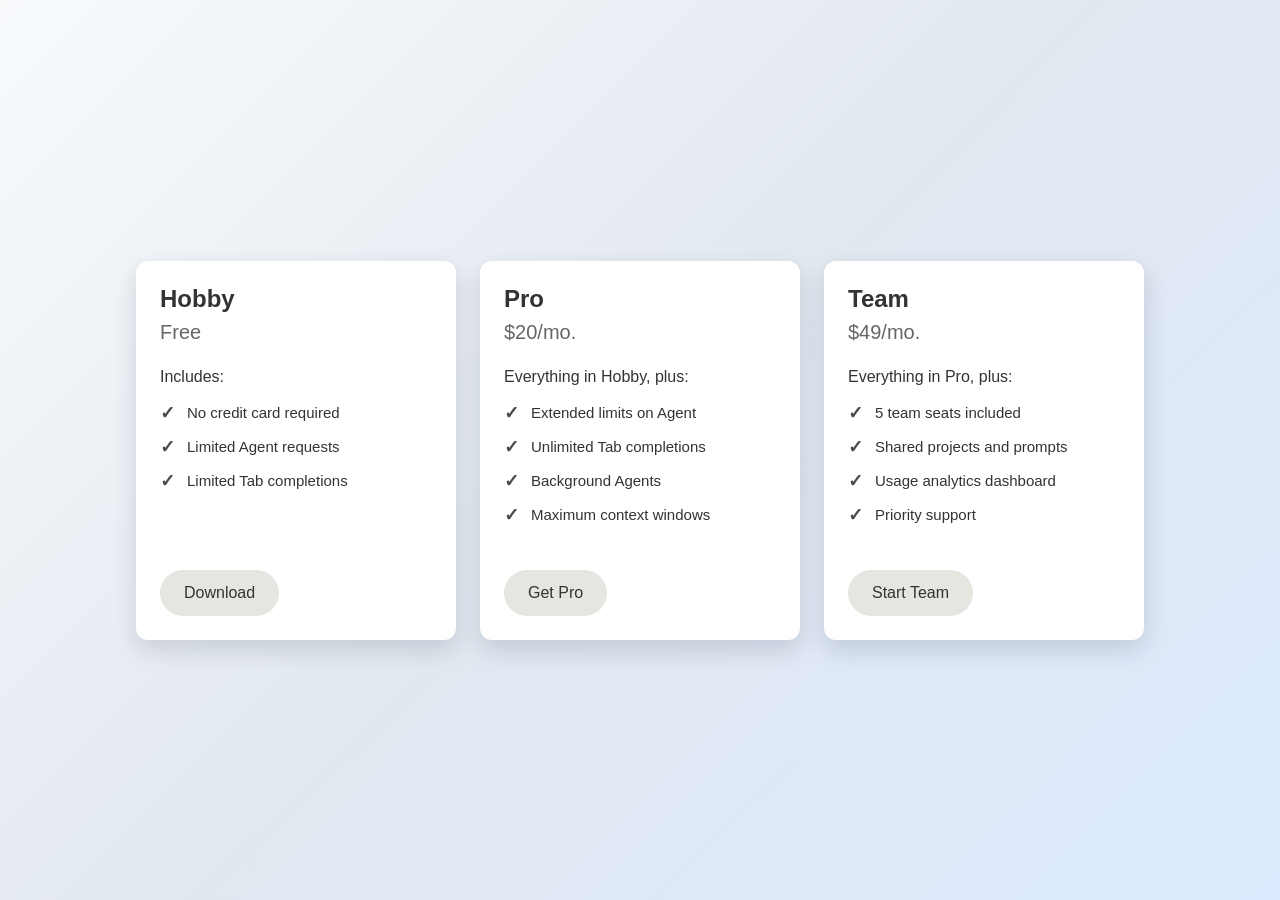
<file: index.html>
<!DOCTYPE html>
<html lang="en">
<head>
    <meta charset="UTF-8">
    <meta name="viewport" content="width=device-width, initial-scale=1.0">
    <title>Pricing Plans</title>
    <link rel="stylesheet" href="styles.css">
</head>
<body>
    <div class="cards-container">
        <div class="card">
            <h1 class="card-title">Hobby</h1>
            <p class="card-price">Free</p>
            <div class="card-content">
                <p class="includes-text">Includes:</p>
                <ul class="features-list">
                    <li>
                        <span class="checkmark">✓</span>
                        No credit card required
                    </li>
                    <li>
                        <span class="checkmark">✓</span>
                        Limited Agent requests
                    </li>
                    <li>
                        <span class="checkmark">✓</span>
                        Limited Tab completions
                    </li>
                </ul>
            </div>
            <button class="download-button">Download</button>
        </div>
        <div class="card">
            <h1 class="card-title">Pro</h1>
            <p class="card-price">$20/mo.</p>
            <div class="card-content">
                <p class="includes-text">Everything in Hobby, plus:</p>
                <ul class="features-list">
                    <li>
                        <span class="checkmark">✓</span>
                        Extended limits on Agent
                    </li>
                    <li>
                        <span class="checkmark">✓</span>
                        Unlimited Tab completions
                    </li>
                    <li>
                        <span class="checkmark">✓</span>
                        Background Agents
                    </li>
                    <li>
                        <span class="checkmark">✓</span>
                        Maximum context windows
                    </li>
                </ul>
            </div>
            <button class="download-button">Get Pro</button>
        </div>
        <div class="card">
            <h1 class="card-title">Team</h1>
            <p class="card-price">$49/mo.</p>
            <div class="card-content">
                <p class="includes-text">Everything in Pro, plus:</p>
                <ul class="features-list">
                    <li>
                        <span class="checkmark">✓</span>
                        5 team seats included
                    </li>
                    <li>
                        <span class="checkmark">✓</span>
                        Shared projects and prompts
                    </li>
                    <li>
                        <span class="checkmark">✓</span>
                        Usage analytics dashboard
                    </li>
                    <li>
                        <span class="checkmark">✓</span>
                        Priority support
                    </li>
                </ul>
            </div>
            <button class="download-button">Start Team</button>
        </div>
    </div>
</body>
</html>
</file>
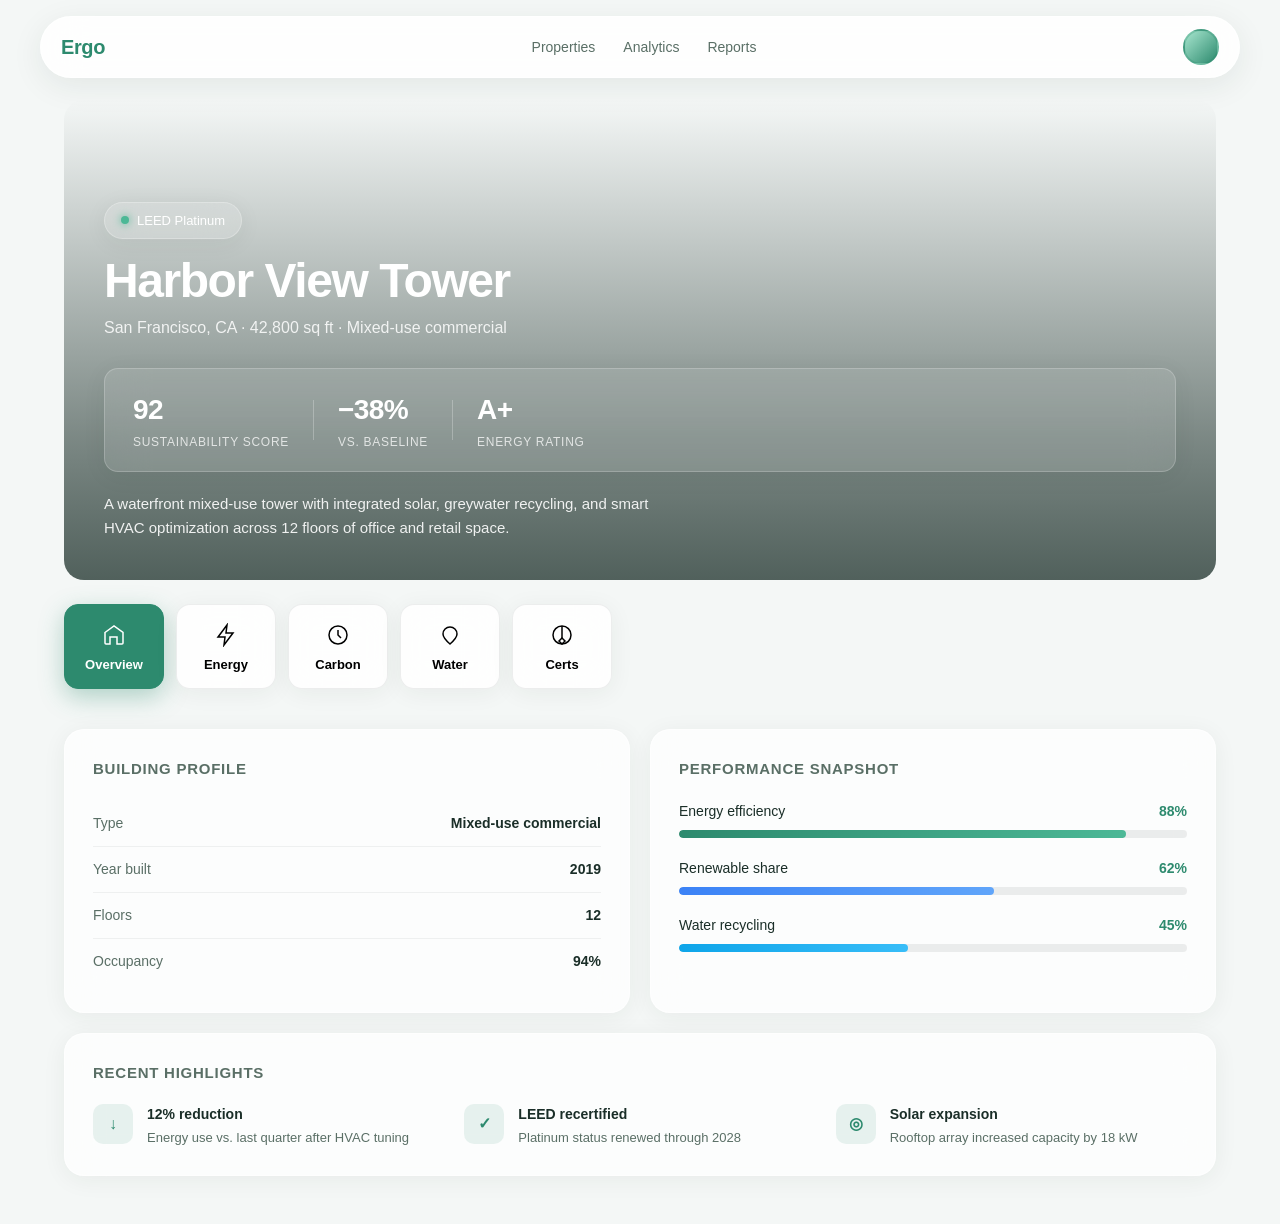
<file: property.html>
<!DOCTYPE html>
<html lang="en">
<head>
    <meta charset="UTF-8">
    <meta name="viewport" content="width=device-width, initial-scale=1.0">
    <title>Harbor View Tower — Ergo</title>
    <link rel="stylesheet" href="property.css">
</head>
<body>
    <header class="site-header">
        <div class="header-inner">
            <a href="#" class="logo">Ergo</a>
            <nav class="header-nav">
                <a href="#">Properties</a>
                <a href="#">Analytics</a>
                <a href="#">Reports</a>
            </nav>
            <button class="header-avatar" aria-label="Account"></button>
        </div>
    </header>

    <main class="property-page">
        <section class="hero" id="hero">
            <div class="hero-bg" id="hero-bg"></div>
            <div class="hero-overlay"></div>

            <div class="hero-content">
                <div class="hero-badge glass">
                    <span class="badge-dot"></span>
                    LEED Platinum
                </div>

                <h1 class="hero-title" id="hero-title">Harbor View Tower</h1>
                <p class="hero-subtitle" id="hero-subtitle">San Francisco, CA · 42,800 sq ft · Mixed-use commercial</p>

                <div class="hero-stats glass" id="hero-stats">
                    <div class="stat">
                        <span class="stat-value">92</span>
                        <span class="stat-label">Sustainability score</span>
                    </div>
                    <div class="stat-divider"></div>
                    <div class="stat">
                        <span class="stat-value">−38%</span>
                        <span class="stat-label">vs. baseline</span>
                    </div>
                    <div class="stat-divider"></div>
                    <div class="stat">
                        <span class="stat-value">A+</span>
                        <span class="stat-label">Energy rating</span>
                    </div>
                </div>

                <p class="hero-description" id="hero-description">
                    A waterfront mixed-use tower with integrated solar, greywater recycling, and smart HVAC optimization across 12 floors of office and retail space.
                </p>
            </div>
        </section>

        <section class="tab-cards" aria-label="Property views">
            <button class="tab-card active" data-tab="overview" aria-pressed="true">
                <span class="tab-icon" aria-hidden="true">
                    <svg viewBox="0 0 24 24" fill="none" stroke="currentColor" stroke-width="1.5">
                        <path d="M3 9.5L12 3l9 6.5V20a1 1 0 01-1 1h-5v-7H8v7H4a1 1 0 01-1-1V9.5z"/>
                    </svg>
                </span>
                <span class="tab-label">Overview</span>
            </button>
            <button class="tab-card" data-tab="energy" aria-pressed="false">
                <span class="tab-icon" aria-hidden="true">
                    <svg viewBox="0 0 24 24" fill="none" stroke="currentColor" stroke-width="1.5">
                        <path d="M13 2L4 14h7l-1 8 9-12h-7l1-8z"/>
                    </svg>
                </span>
                <span class="tab-label">Energy</span>
            </button>
            <button class="tab-card" data-tab="carbon" aria-pressed="false">
                <span class="tab-icon" aria-hidden="true">
                    <svg viewBox="0 0 24 24" fill="none" stroke="currentColor" stroke-width="1.5">
                        <circle cx="12" cy="12" r="9"/>
                        <path d="M12 7v5l3 3"/>
                    </svg>
                </span>
                <span class="tab-label">Carbon</span>
            </button>
            <button class="tab-card" data-tab="water" aria-pressed="false">
                <span class="tab-icon" aria-hidden="true">
                    <svg viewBox="0 0 24 24" fill="none" stroke="currentColor" stroke-width="1.5">
                        <path d="M12 21c-4-3.5-7-6.5-7-10a7 7 0 1114 0c0 3.5-3 6.5-7 10z"/>
                    </svg>
                </span>
                <span class="tab-label">Water</span>
            </button>
            <button class="tab-card" data-tab="certifications" aria-pressed="false">
                <span class="tab-icon" aria-hidden="true">
                    <svg viewBox="0 0 24 24" fill="none" stroke="currentColor" stroke-width="1.5">
                        <path d="M12 15l-3 3 3 3 3-3-3-3z"/>
                        <path d="M12 3v12"/>
                        <circle cx="12" cy="12" r="9"/>
                    </svg>
                </span>
                <span class="tab-label">Certs</span>
            </button>
        </section>

        <section class="details-grid">
            <article class="detail-card glass">
                <h2>Building profile</h2>
                <ul class="detail-list">
                    <li>
                        <span>Type</span>
                        <strong>Mixed-use commercial</strong>
                    </li>
                    <li>
                        <span>Year built</span>
                        <strong>2019</strong>
                    </li>
                    <li>
                        <span>Floors</span>
                        <strong>12</strong>
                    </li>
                    <li>
                        <span>Occupancy</span>
                        <strong>94%</strong>
                    </li>
                </ul>
            </article>

            <article class="detail-card glass">
                <h2>Performance snapshot</h2>
                <div class="metric-bars">
                    <div class="metric-bar">
                        <div class="metric-bar-header">
                            <span>Energy efficiency</span>
                            <span>88%</span>
                        </div>
                        <div class="metric-bar-track">
                            <div class="metric-bar-fill" style="width: 88%"></div>
                        </div>
                    </div>
                    <div class="metric-bar">
                        <div class="metric-bar-header">
                            <span>Renewable share</span>
                            <span>62%</span>
                        </div>
                        <div class="metric-bar-track">
                            <div class="metric-bar-fill renewable" style="width: 62%"></div>
                        </div>
                    </div>
                    <div class="metric-bar">
                        <div class="metric-bar-header">
                            <span>Water recycling</span>
                            <span>45%</span>
                        </div>
                        <div class="metric-bar-track">
                            <div class="metric-bar-fill water" style="width: 45%"></div>
                        </div>
                    </div>
                </div>
            </article>

            <article class="detail-card glass detail-card-wide">
                <h2>Recent highlights</h2>
                <div class="highlights">
                    <div class="highlight-item">
                        <div class="highlight-icon">↓</div>
                        <div>
                            <strong>12% reduction</strong>
                            <p>Energy use vs. last quarter after HVAC tuning</p>
                        </div>
                    </div>
                    <div class="highlight-item">
                        <div class="highlight-icon">✓</div>
                        <div>
                            <strong>LEED recertified</strong>
                            <p>Platinum status renewed through 2028</p>
                        </div>
                    </div>
                    <div class="highlight-item">
                        <div class="highlight-icon">◎</div>
                        <div>
                            <strong>Solar expansion</strong>
                            <p>Rooftop array increased capacity by 18 kW</p>
                        </div>
                    </div>
                </div>
            </article>
        </section>
    </main>

    <script src="property.js"></script>
</body>
</html>
</file>
<file: styles.css>
* {
    margin: 0;
    padding: 0;
    box-sizing: border-box;
}

body {
    font-family: -apple-system, BlinkMacSystemFont, 'Segoe UI', Roboto, Oxygen, Ubuntu, Cantarell, sans-serif;
    background: linear-gradient(135deg, #f8fafc 0%, #e2e8f0 50%, #dbeafe 100%);
    display: flex;
    justify-content: center;
    align-items: center;
    min-height: 100vh;
    padding: 20px;
}

.cards-container {
    display: flex;
    flex-direction: row;
    gap: 24px;
    flex-wrap: wrap;
    justify-content: center;
    align-items: stretch;
}

.card {
    background-color: #ffffff;
    border-radius: 12px;
    padding: 24px;
    width: 320px;
    flex-shrink: 0;
    display: flex;
    flex-direction: column;
    box-shadow: 0 10px 24px rgba(15, 23, 42, 0.14);
    transition: box-shadow 0.25s ease, transform 0.25s ease;
}

.card:hover {
    box-shadow: 0 22px 40px rgba(15, 23, 42, 0.24);
    transform: translateY(-4px);
}

.card-title {
    font-size: 24px;
    font-weight: 700;
    color: #333;
    margin-bottom: 8px;
}

.card-price {
    font-size: 20px;
    color: #666;
    margin-bottom: 24px;
}

.card-content {
    margin-bottom: 32px;
    flex-grow: 1;
}

.includes-text {
    font-size: 16px;
    color: #333;
    margin-bottom: 16px;
}

.features-list {
    list-style: none;
    padding: 0;
}

.features-list li {
    display: flex;
    align-items: center;
    margin-bottom: 12px;
    font-size: 15px;
    color: #333;
}

.checkmark {
    color: #4a4a4a;
    font-size: 18px;
    margin-right: 12px;
    font-weight: bold;
}

.download-button {
    width: fit-content;
    background-color: #e6e5e0;
    border: none;
    border-radius: 999px;
    padding: 14px 24px;
    font-size: 16px;
    font-weight: 500;
    color: #333;
    cursor: pointer;
    transition: background-color 0.2s ease;
}

.download-button:hover {
    background-color: #D8D6CE;
}

.download-button:active {
    background-color: #D8D6CE;
}
</file>
<file: property.css>
* {
    margin: 0;
    padding: 0;
    box-sizing: border-box;
}

:root {
    --color-bg: #f4f7f6;
    --color-surface: rgba(255, 255, 255, 0.72);
    --color-surface-strong: rgba(255, 255, 255, 0.88);
    --color-border: rgba(255, 255, 255, 0.6);
    --color-text: #1a2e28;
    --color-text-muted: #5a6f66;
    --color-accent: #2d8a6e;
    --color-accent-light: #4cb896;
    --shadow-soft: 0 8px 32px rgba(26, 46, 40, 0.08);
    --shadow-glass: 0 4px 24px rgba(26, 46, 40, 0.06);
    --radius-lg: 20px;
    --radius-md: 14px;
    --radius-sm: 10px;
}

body {
    font-family: -apple-system, BlinkMacSystemFont, 'Segoe UI', Roboto, Oxygen, Ubuntu, Cantarell, sans-serif;
    background: var(--color-bg);
    color: var(--color-text);
    min-height: 100vh;
    line-height: 1.5;
}

.glass {
    background: var(--color-surface);
    backdrop-filter: blur(20px);
    -webkit-backdrop-filter: blur(20px);
    border: 1px solid var(--color-border);
    box-shadow: var(--shadow-glass);
}

/* Header */

.site-header {
    position: fixed;
    top: 0;
    left: 0;
    right: 0;
    z-index: 100;
    padding: 16px 24px;
}

.header-inner {
    max-width: 1200px;
    margin: 0 auto;
    display: flex;
    align-items: center;
    justify-content: space-between;
    padding: 12px 20px;
    background: var(--color-surface-strong);
    backdrop-filter: blur(20px);
    -webkit-backdrop-filter: blur(20px);
    border: 1px solid var(--color-border);
    border-radius: 999px;
    box-shadow: var(--shadow-soft);
}

.logo {
    font-size: 20px;
    font-weight: 700;
    color: var(--color-accent);
    text-decoration: none;
    letter-spacing: -0.02em;
}

.header-nav {
    display: flex;
    gap: 28px;
}

.header-nav a {
    font-size: 14px;
    font-weight: 500;
    color: var(--color-text-muted);
    text-decoration: none;
    transition: color 0.2s ease;
}

.header-nav a:hover {
    color: var(--color-text);
}

.header-avatar {
    width: 36px;
    height: 36px;
    border-radius: 50%;
    border: 2px solid rgba(45, 138, 110, 0.3);
    background: linear-gradient(135deg, #a8e6cf 0%, #2d8a6e 100%);
    cursor: pointer;
}

/* Page layout */

.property-page {
    max-width: 1200px;
    margin: 0 auto;
    padding: 100px 24px 48px;
}

/* Hero */

.hero {
    position: relative;
    border-radius: var(--radius-lg);
    overflow: hidden;
    min-height: 480px;
    display: flex;
    align-items: flex-end;
    margin-bottom: 24px;
}

.hero-bg {
    position: absolute;
    inset: 0;
    background-size: cover;
    background-position: center;
    transition: opacity 0.6s ease, transform 8s ease;
    transform: scale(1.02);
}

.hero:hover .hero-bg {
    transform: scale(1.06);
}

.hero-overlay {
    position: absolute;
    inset: 0;
    background: linear-gradient(
        180deg,
        rgba(244, 247, 246, 0.1) 0%,
        rgba(26, 46, 40, 0.55) 70%,
        rgba(26, 46, 40, 0.75) 100%
    );
}

.hero-content {
    position: relative;
    z-index: 2;
    padding: 40px;
    width: 100%;
    color: #fff;
}

.hero-badge {
    display: inline-flex;
    align-items: center;
    gap: 8px;
    padding: 8px 16px;
    border-radius: 999px;
    font-size: 13px;
    font-weight: 500;
    margin-bottom: 16px;
    color: #fff;
    background: rgba(255, 255, 255, 0.15);
    border-color: rgba(255, 255, 255, 0.25);
}

.badge-dot {
    width: 8px;
    height: 8px;
    border-radius: 50%;
    background: var(--color-accent-light);
    box-shadow: 0 0 8px var(--color-accent-light);
}

.hero-title {
    font-size: clamp(32px, 5vw, 48px);
    font-weight: 700;
    letter-spacing: -0.03em;
    line-height: 1.1;
    margin-bottom: 8px;
    transition: opacity 0.4s ease, transform 0.4s ease;
}

.hero-subtitle {
    font-size: 16px;
    opacity: 0.85;
    margin-bottom: 28px;
    transition: opacity 0.4s ease;
}

.hero-stats {
    display: flex;
    align-items: center;
    gap: 24px;
    padding: 20px 28px;
    border-radius: var(--radius-md);
    margin-bottom: 20px;
    background: rgba(255, 255, 255, 0.12);
    border-color: rgba(255, 255, 255, 0.2);
    transition: opacity 0.4s ease, transform 0.4s ease;
}

.stat {
    display: flex;
    flex-direction: column;
    gap: 2px;
}

.stat-value {
    font-size: 28px;
    font-weight: 700;
    letter-spacing: -0.02em;
}

.stat-label {
    font-size: 12px;
    opacity: 0.75;
    text-transform: uppercase;
    letter-spacing: 0.06em;
}

.stat-divider {
    width: 1px;
    height: 40px;
    background: rgba(255, 255, 255, 0.25);
}

.hero-description {
    font-size: 15px;
    line-height: 1.6;
    max-width: 560px;
    opacity: 0.9;
    transition: opacity 0.4s ease;
}

.hero-content.is-transitioning .hero-title,
.hero-content.is-transitioning .hero-subtitle,
.hero-content.is-transitioning .hero-stats,
.hero-content.is-transitioning .hero-description {
    opacity: 0;
    transform: translateY(8px);
}

/* Tab icon cards */

.tab-cards {
    display: flex;
    gap: 12px;
    flex-wrap: wrap;
    margin-bottom: 40px;
}

.tab-card {
    display: flex;
    flex-direction: column;
    align-items: center;
    gap: 8px;
    padding: 16px 20px;
    min-width: 100px;
    border: 1px solid rgba(26, 46, 40, 0.08);
    border-radius: var(--radius-md);
    background: var(--color-surface-strong);
    backdrop-filter: blur(16px);
    -webkit-backdrop-filter: blur(16px);
    cursor: pointer;
    transition: all 0.25s ease;
    box-shadow: var(--shadow-glass);
}

.tab-card:hover {
    transform: translateY(-2px);
    box-shadow: var(--shadow-soft);
    border-color: rgba(45, 138, 110, 0.2);
}

.tab-card.active {
    background: var(--color-accent);
    border-color: var(--color-accent);
    color: #fff;
    box-shadow: 0 8px 24px rgba(45, 138, 110, 0.35);
}

.tab-icon {
    width: 28px;
    height: 28px;
    display: flex;
    align-items: center;
    justify-content: center;
}

.tab-icon svg {
    width: 24px;
    height: 24px;
}

.tab-label {
    font-size: 13px;
    font-weight: 600;
}

/* Details grid */

.details-grid {
    display: grid;
    grid-template-columns: repeat(2, 1fr);
    gap: 20px;
}

.detail-card {
    padding: 28px;
    border-radius: var(--radius-lg);
}

.detail-card h2 {
    font-size: 15px;
    font-weight: 600;
    color: var(--color-text-muted);
    text-transform: uppercase;
    letter-spacing: 0.05em;
    margin-bottom: 20px;
}

.detail-card-wide {
    grid-column: 1 / -1;
}

.detail-list {
    list-style: none;
}

.detail-list li {
    display: flex;
    justify-content: space-between;
    align-items: center;
    padding: 12px 0;
    border-bottom: 1px solid rgba(26, 46, 40, 0.06);
    font-size: 14px;
}

.detail-list li:last-child {
    border-bottom: none;
}

.detail-list span {
    color: var(--color-text-muted);
}

.metric-bars {
    display: flex;
    flex-direction: column;
    gap: 20px;
}

.metric-bar-header {
    display: flex;
    justify-content: space-between;
    font-size: 14px;
    margin-bottom: 8px;
}

.metric-bar-header span:last-child {
    font-weight: 600;
    color: var(--color-accent);
}

.metric-bar-track {
    height: 8px;
    background: rgba(26, 46, 40, 0.08);
    border-radius: 999px;
    overflow: hidden;
}

.metric-bar-fill {
    height: 100%;
    border-radius: 999px;
    background: linear-gradient(90deg, var(--color-accent) 0%, var(--color-accent-light) 100%);
    transition: width 0.6s ease;
}

.metric-bar-fill.renewable {
    background: linear-gradient(90deg, #3b82f6 0%, #60a5fa 100%);
}

.metric-bar-fill.water {
    background: linear-gradient(90deg, #0ea5e9 0%, #38bdf8 100%);
}

.highlights {
    display: grid;
    grid-template-columns: repeat(3, 1fr);
    gap: 20px;
}

.highlight-item {
    display: flex;
    gap: 14px;
    align-items: flex-start;
}

.highlight-icon {
    width: 40px;
    height: 40px;
    flex-shrink: 0;
    display: flex;
    align-items: center;
    justify-content: center;
    background: rgba(45, 138, 110, 0.1);
    color: var(--color-accent);
    border-radius: var(--radius-sm);
    font-size: 16px;
    font-weight: 700;
}

.highlight-item strong {
    display: block;
    font-size: 14px;
    margin-bottom: 4px;
}

.highlight-item p {
    font-size: 13px;
    color: var(--color-text-muted);
    line-height: 1.4;
}

/* Responsive */

@media (max-width: 768px) {
    .header-nav {
        display: none;
    }

    .hero {
        min-height: 400px;
    }

    .hero-content {
        padding: 28px;
    }

    .hero-stats {
        flex-wrap: wrap;
        gap: 16px;
    }

    .stat-divider {
        display: none;
    }

    .details-grid {
        grid-template-columns: 1fr;
    }

    .highlights {
        grid-template-columns: 1fr;
    }

    .tab-cards {
        justify-content: center;
    }

    .tab-card {
        min-width: 80px;
        padding: 14px 16px;
    }
}
</file>
